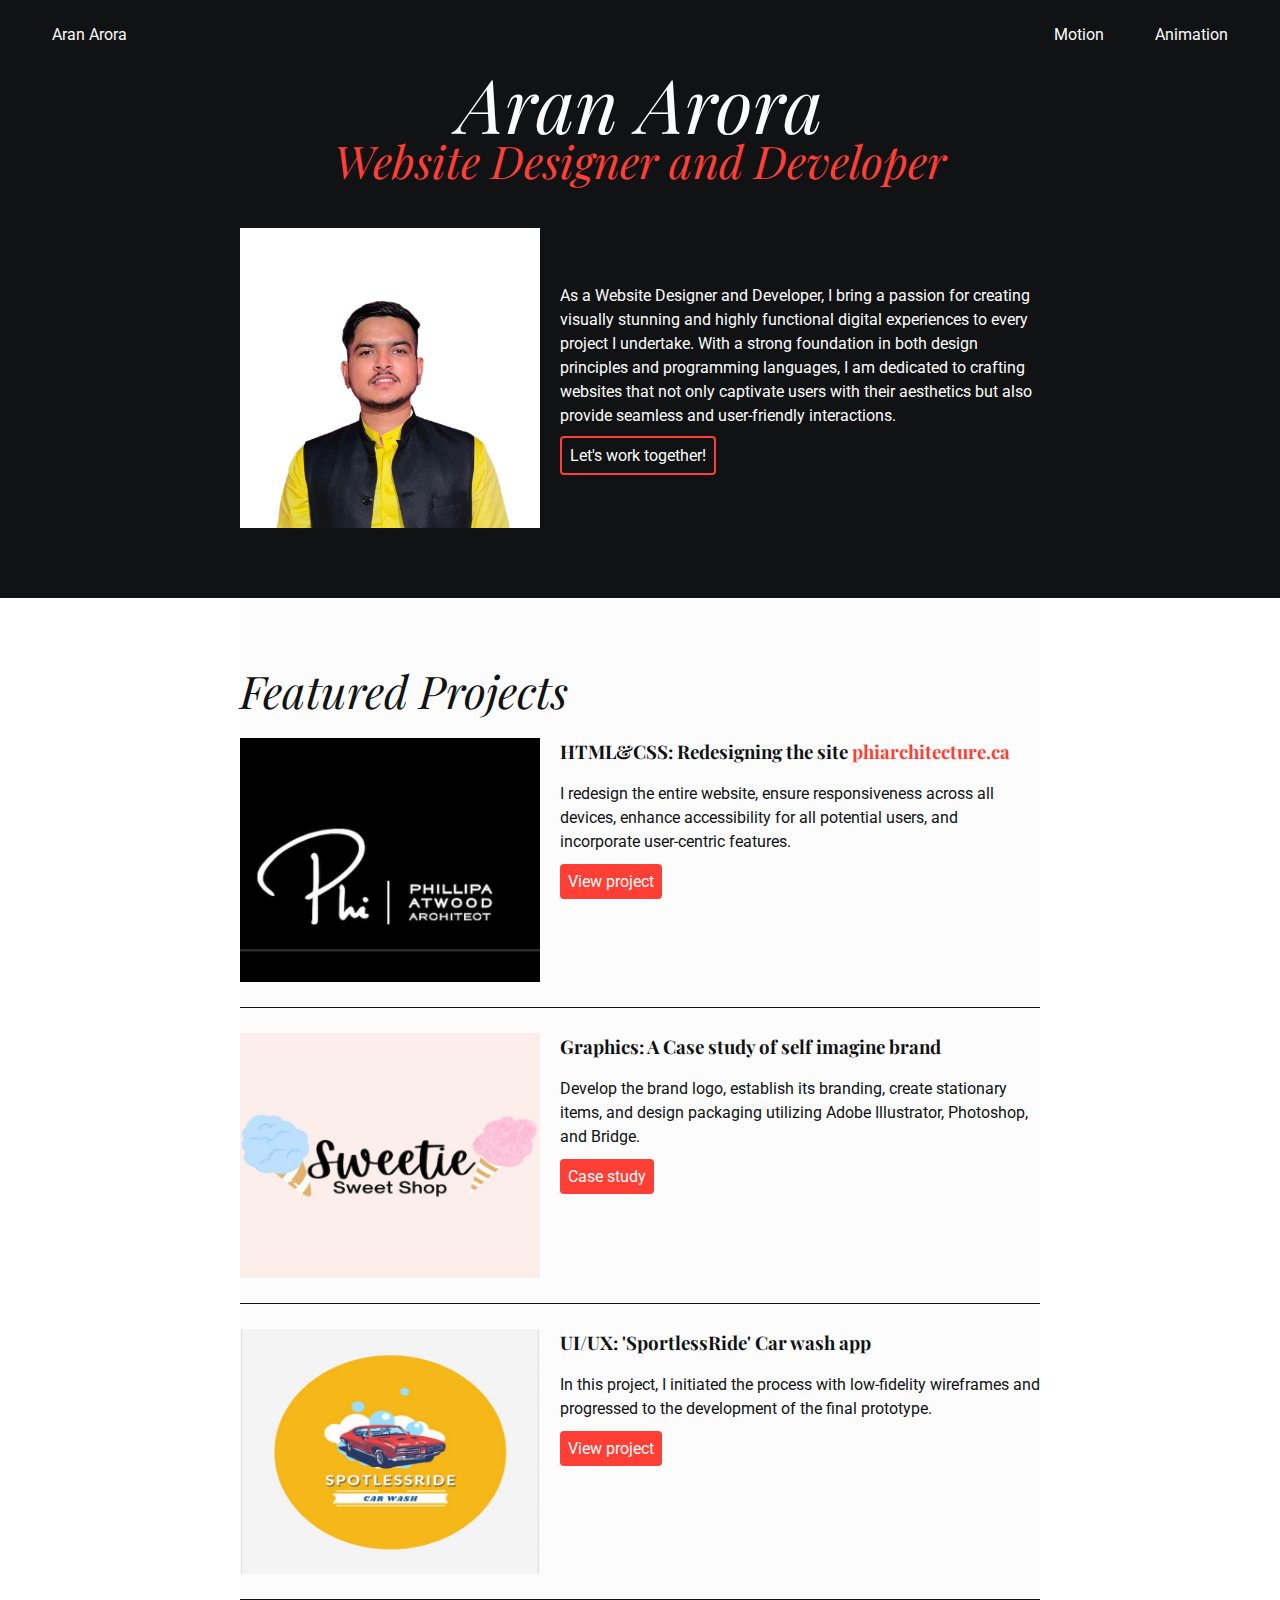
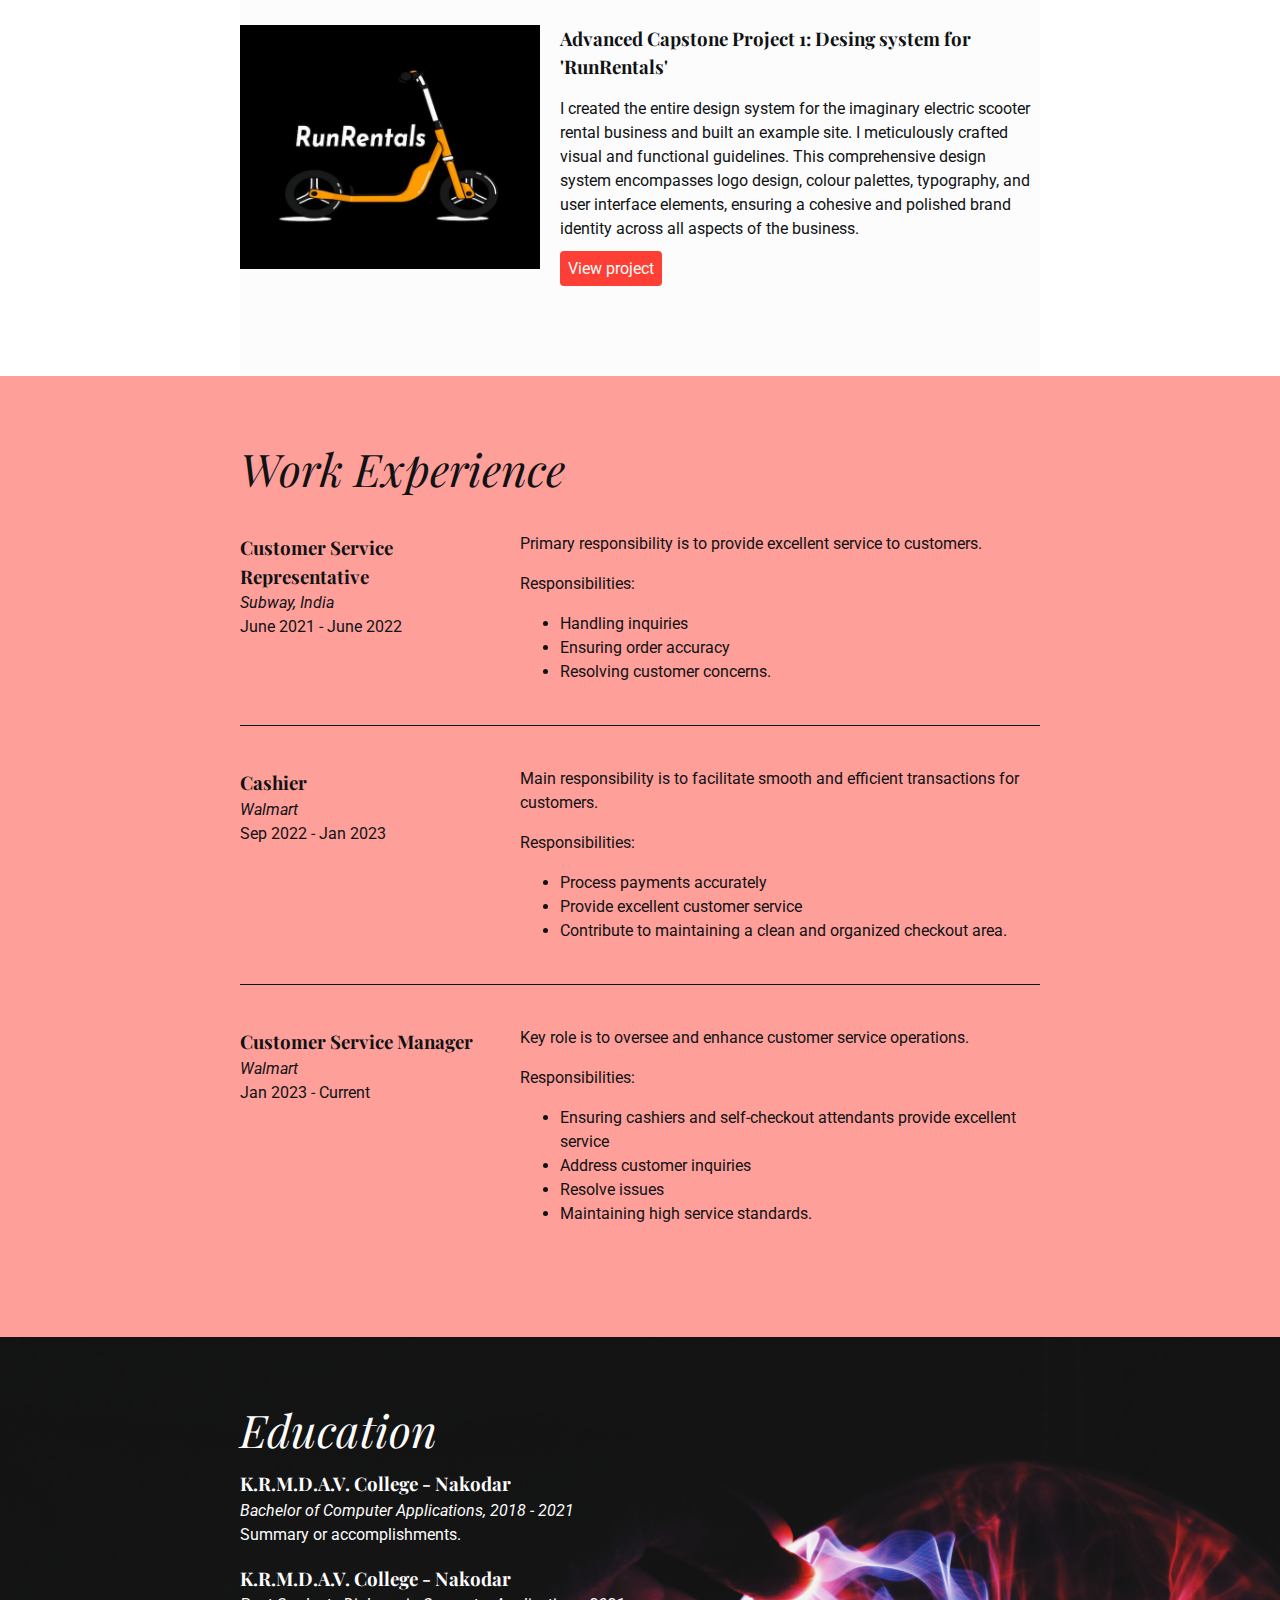
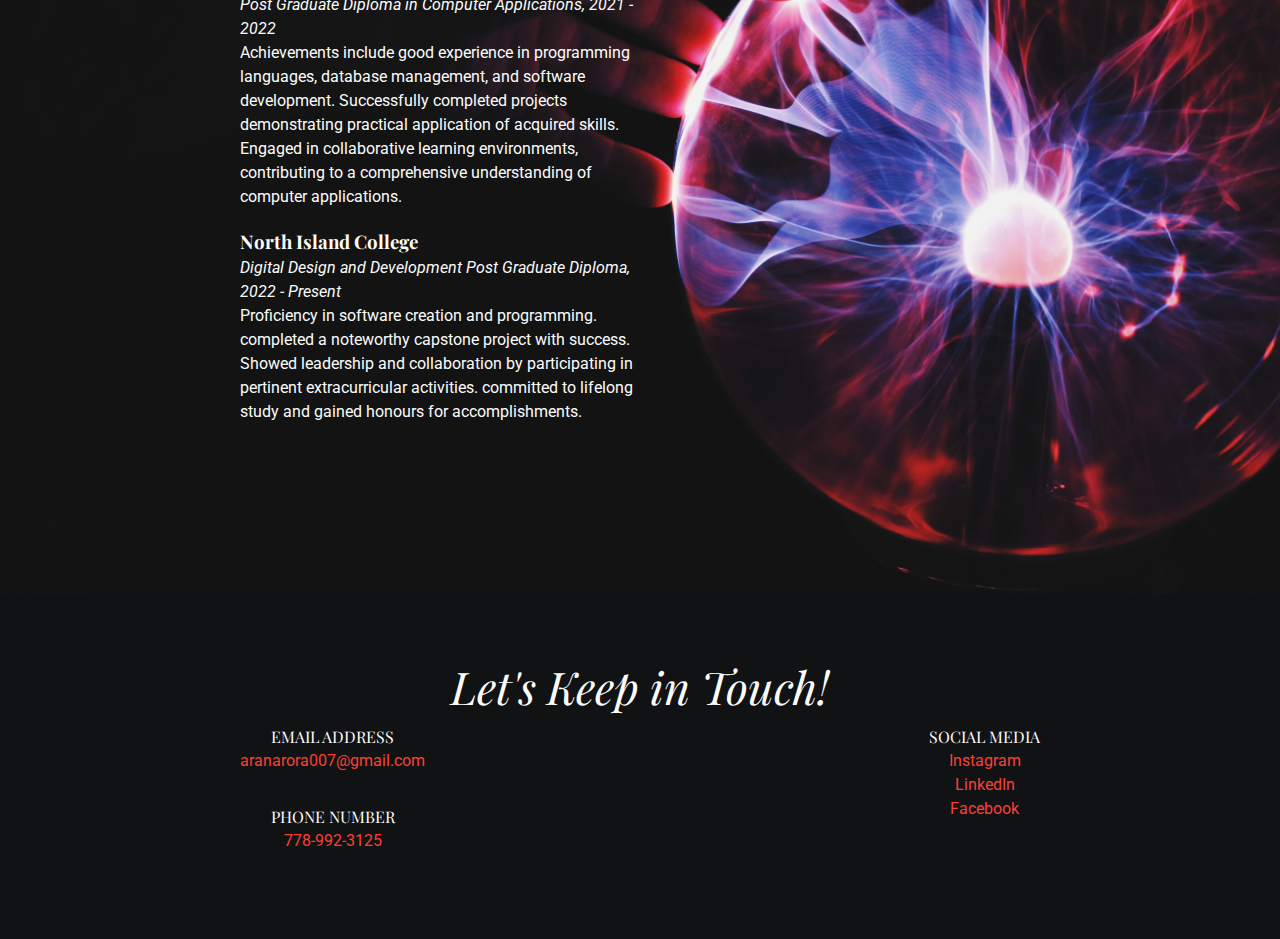
<file: index.html>
<!DOCTYPE html>
<html lang="en">

<head>
    <meta charset="UTF-8">
    <meta name="viewport" content="width=device-width, initial-scale=1.0">
    <title>Aran Arora Portfolio</title>
    <link rel="preconnect" href="https://fonts.googleapis.com">
    <link rel="preconnect" href="https://fonts.gstatic.com" crossorigin>
    <link href="https://fonts.googleapis.com/css2?family=Playfair+Display:ital@0;1&family=Roboto:wght@400;500&display=swap" rel="stylesheet">
    <link rel="stylesheet" href="main.css">

</head>

<body>
    <main>
        <!-- ***********************  ABOUT / PROFILE  *********************** -->
        <header>
            <!-- code taken from https://codepen.io/alvarotrigo/pen/MWEJEWG -->
            <section class="menu">
                <a href="index.html">Aran Arora</a>
                <input id="menu-toggle" type="checkbox" />
                <label class="menu__burger" for="menu-toggle">
                    <mark class="menu__burger--button"></mark>
                </label>
                <ul class="menu__nav-list">
                    <li><a href="motion.html">Motion</a></li>
                    <li><a href="animation.html">Animation</a></li>
                </ul>
            </section>
            <div class="hero-section">

                <h1>Aran Arora</h1>
                <h2>Website Designer and Developer</h2>
                <div class="hero-section__profile-flex">
                    <img src="placeholder-images/aran-profile.png" alt="My profile photo">
                    <div class="hero-section__profile-flex__section">
                        <p>As a Website Designer and Developer, I bring a passion for creating visually stunning and highly functional digital experiences to every project I undertake. With a strong foundation in both design principles and programming languages,
                            I am dedicated to crafting websites that not only captivate users with their aesthetics but also provide seamless and user-friendly interactions.</p>
                        <a class="hero-section__profile-flex__section--btn" href="#openModal-about">Let's work together!</a>
                        <!--modals taken from https://codepen.io/Lightislands/pen/XdYYgb-->
                        <div id="openModal-about" class="hero-section__profile-flex__section__modalDialog">
                            <div class="hero-section__profile-flex__section__modalDialog__form">
                                <a href="#close" title="Close" class="hero-section__profile-flex__section__modalDialog__form--close">X</a>
                                <form>
                                    <h2>Reach Out Form</h2>
                                    <label for="fname">First Name</label>
                                    <input type="text" id="fname" name="firstname" placeholder="Aran">

                                    <label for="lname">Last Name</label>
                                    <input type="text" id="lname" name="lastname" placeholder="Arora">

                                    <label for="email">Email</label>
                                    <input type="text" id="email" name="lastname" placeholder="Aranarora@example.com">

                                    <input type="submit" value="Submit">
                                </form>
                            </div>
                        </div>
                    </div>
                </div>
            </div>
        </header>

        <!-- ********************  PROJECTS / PORTFOLIO  ********************* -->
        <section class="projects" id="projects">
            <div class="projects__wrap">
                <h2>Featured Projects</h2>

                <!-- Copy the whole <section> block to add more projects. -->
                <section class="projects__wrap__item">
                    <img src="placeholder-images/html&css.jpg" alt="The logo phiarchitectur, just title designed in adobe illustrartor">
                    <h3>HTML&CSS: Redesigning the site <a href="https://phiarchitecture.ca/">phiarchitecture.ca</a></h3>
                    <p>I redesign the entire website, ensure responsiveness across all devices, enhance accessibility for all potential users, and incorporate user-centric features.</p>
                    <a class="projects__wrap__item--btn" href="https://github.com/nic-dgl103-f22/assignment-g-cvs1-Aranarora" target="_blank">View project</a>
                </section>
                <section class="projects__wrap__item">
                    <img src="placeholder-images/graphics.jpg" alt="The logo sweety sweey with two cotton candy tittle in between">
                    <h3>Graphics: A Case study of self imagine brand</h3>
                    <p>
                        Develop the brand logo, establish its branding, create stationary items, and design packaging utilizing Adobe Illustrator, Photoshop, and Bridge.</p>
                    <a class="projects__wrap__item--btn" href="https://invis.io/NW13CK67VBJ2" target="_blank">Case study</a>
                </section>
                <section class="projects__wrap__item">
                    <img src="placeholder-images/ui:ux.jpg" alt="Sportless car wash logo, tile on carttonish red car">
                    <h3>UI/UX: 'SportlessRide' Car wash app</h3>
                    <p>In this project, I initiated the process with low-fidelity wireframes and progressed to the development of the final prototype.</p>
                    <a class="projects__wrap__item--btn" href="https://xd.adobe.com/view/6f4f455d-51f0-453e-8687-1927fee29fb9-3a1c/" target="_blank">View project</a>
                </section>
                <section class="projects__wrap__item">
                    <img src="placeholder-images/capstone.jpg" alt="Electric scooter orange and black Adobe illustrate image">
                    <h3>Advanced Capstone Project 1: Desing system for 'RunRentals'</h3>
                    <p>I created the entire design system for the imaginary electric scooter rental business and built an example site. I meticulously crafted visual and functional guidelines. This comprehensive design system encompasses logo design, colour
                        palettes, typography, and user interface elements, ensuring a cohesive and polished brand identity across all aspects of the business.
                    </p>
                    <a class="projects__wrap__item--btn" href="https://aranarora.github.io/Capston-309-DesignSystem/" target="_blank">View project</a>
                </section>
                <!-- End of Project block. -->
            </div>
        </section>

        <!-- ***********************  WORK EXPERIENCE  *********************** -->
        <section class="work" id="work">
            <div class="work__experience-wrap">
                <h2>Work Experience</h2>

                <!-- Copy this whole <section> block to add more jobs. -->
                <section class="work__experience-wrap__job-item">
                    <div class="work__experience-wrap__job-item__job-details">
                        <h3>Customer Service Representative</h3>
                        <p>Subway, India</p>
                        <p>June 2021 - June 2022</p>
                    </div>
                    <div class="work__experience-wrap__job-item__job-summary">
                        <p>Primary responsibility is to provide excellent service to customers.</p>
                        <p>Responsibilities:</p>
                        <ul>
                            <li>Handling inquiries</li>
                            <li>Ensuring order accuracy</li>
                            <li>Resolving customer concerns.</li>
                        </ul>
                    </div>
                </section>
                <section class="work__experience-wrap__job-item">
                    <div class="work__experience-wrap__job-item__job-details">
                        <h3>Cashier</h3>
                        <p>Walmart</p>
                        <p>Sep 2022 - Jan 2023</p>
                    </div>
                    <div class="work__experience-wrap__job-item__job-summary">
                        <p>Main responsibility is to facilitate smooth and efficient transactions for customers.</p>
                        <p>Responsibilities:</p>
                        <ul>
                            <li>Process payments accurately</li>
                            <li>Provide excellent customer service</li>
                            <li>Contribute to maintaining a clean and organized checkout area.</li>
                        </ul>
                    </div>
                </section>
                <section class="work__experience-wrap__job-item">
                    <div class="work__experience-wrap__job-item__job-details">
                        <h3>Customer Service Manager</h3>
                        <p>Walmart</p>
                        <p>Jan 2023 - Current</p>
                    </div>
                    <div class="work__experience-wrap__job-item__job-summary">
                        <p>Key role is to oversee and enhance customer service operations.</p>
                        <p>Responsibilities:</p>
                        <ul>
                            <li>Ensuring cashiers and self-checkout attendants provide excellent service</li>
                            <li>Address customer inquiries</li>
                            <li>Resolve issues</li>
                            <li>Maintaining high service standards.</li>
                        </ul>
                    </div>
                </section>
                <!-- End of Job block. -->
            </div>
        </section>

        <!-- ******************  EDUCATION & CERTIFICATIONS ****************** -->
        <section class="education" id="education">
            <div class="education__wrap">
                <h2>Education</h2>

                <!-- Copy this whole <section> block to add more schools. -->
                <section>
                    <h3>K.R.M.D.A.V. College - Nakodar</h3>
                    <p>Bachelor of Computer Applications, 2018 - 2021</p>
                    <p>Summary or accomplishments.</p>
                </section>
                <section>
                    <h3>K.R.M.D.A.V. College - Nakodar</h3>
                    <p>Post Graduate Diploma in Computer Applications, 2021 - 2022</p>
                    <p>Achievements include good experience in programming languages, database management, and software development. Successfully completed projects demonstrating practical application of acquired skills. Engaged in collaborative learning
                        environments, contributing to a comprehensive understanding of computer applications.</p>
                </section>
                <section>
                    <h3>North Island College</h3>
                    <p>Digital Design and Development Post Graduate Diploma, 2022 - Present</p>
                    <p>Proficiency in software creation and programming. completed a noteworthy capstone project with success. Showed leadership and collaboration by participating in pertinent extracurricular activities. committed to lifelong study and gained
                        honours for accomplishments.</p>
                </section>
                <!-- End of School block. -->
            </div>
        </section>
    </main>

    <!-- *****************  CONTACT INFO / SOCIAL MEDIA  ***************** -->
    <footer>
        <div class="footer" id="contact">
            <h2>Let's Keep in Touch!</h2>

            <!-- Social media and contact links. Add or remove any networks. -->
            <div class="footer__contact-list">
                <div class="direct-contact footer__contact-list__direct-contact">
                    <p>EMAIL ADDRESS</p>
                    <ul>

                        <li><a href="mailto:aranarora007@gmail.com">aranarora007@gmail.com</a></li>
                    </ul>
                    <p>PHONE NUMBER</p>
                    <ul>

                        <li><a href="tel:778-992-3125">778-992-3125</a></li>
                    </ul>
                </div>
                <div class="social-contact footer__contact-lis--social-contact">
                    <p>SOCIAL MEDIA</p>
                    <ul>


                        <li><a href="https://www.instagram.com/aranarora/">Instagram</a></li>
                        <li><a href="https://www.linkedin.com/in/aran-arora-9a561524a/">LinkedIn</a></li>
                        <li><a href="https://www.facebook.com/aran.arora.7/">Facebook</a></li>
                    </ul>

                </div>
            </div>

        </div>
    </footer>

</body>

</html>
</file>
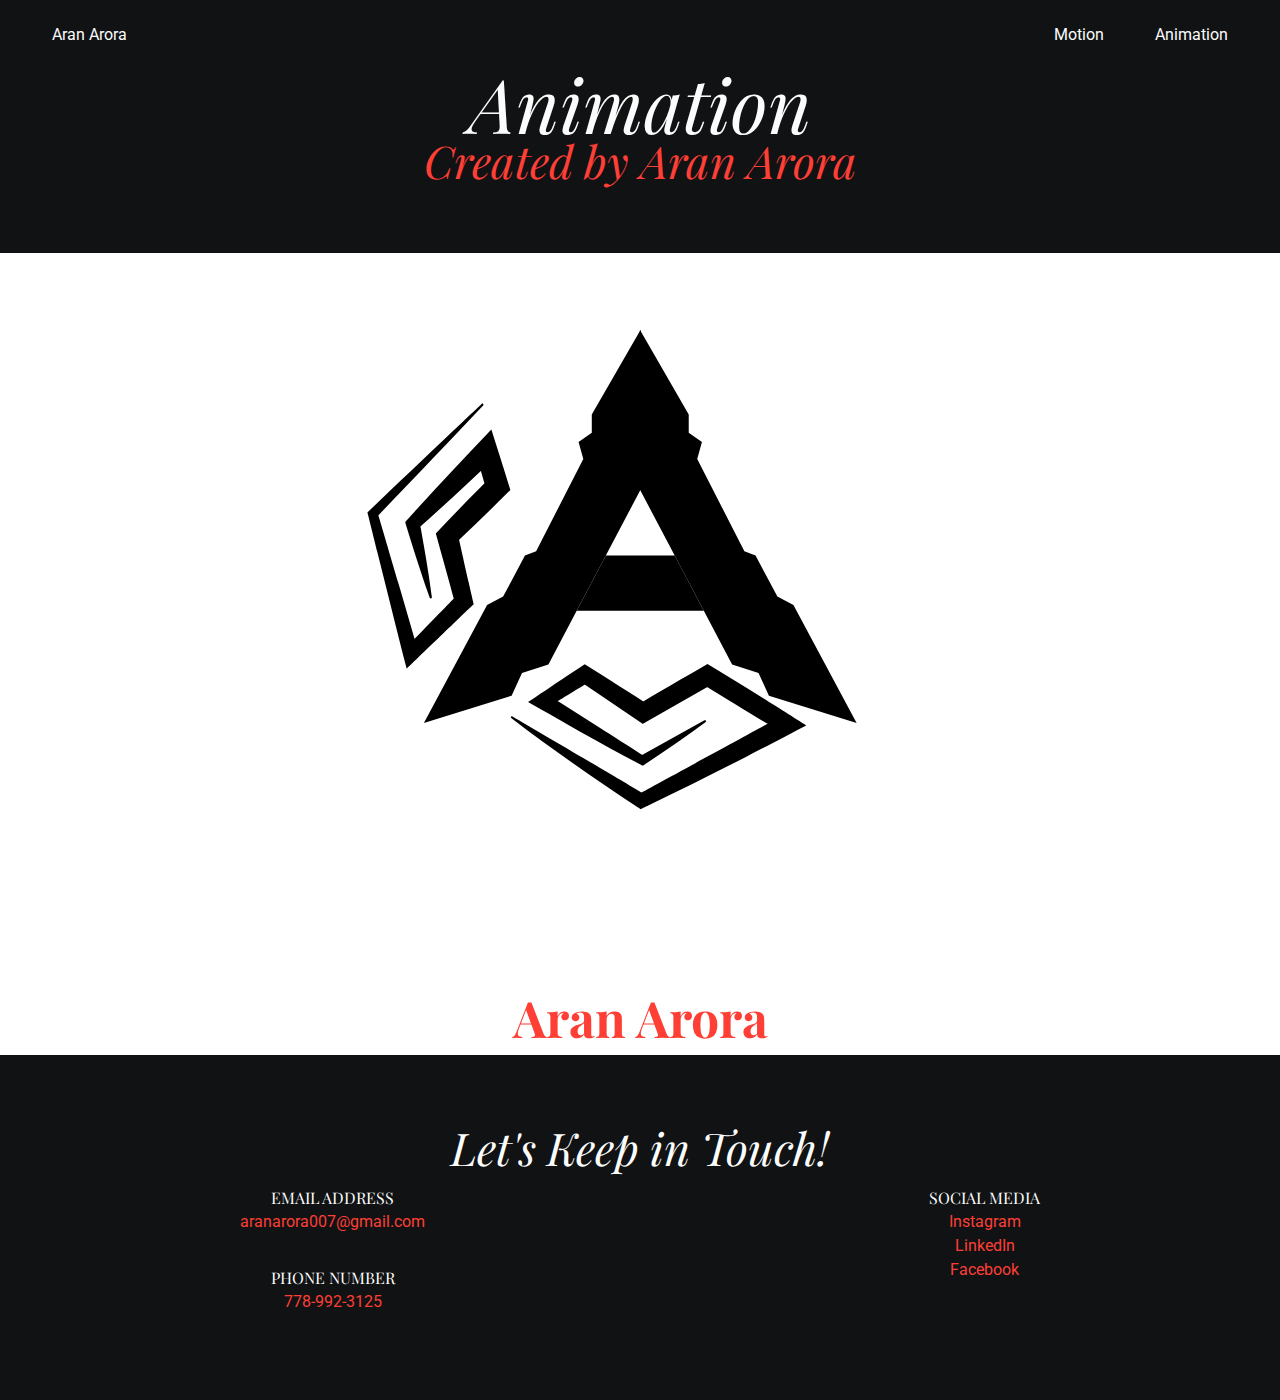
<file: animation.html>
<!DOCTYPE html>
<html lang="en">

<head>
    <meta charset="UTF-8">
    <meta name="viewport" content="width=device-width, initial-scale=1.0">
    <link rel="preconnect" href="https://fonts.googleapis.com">
    <link rel="preconnect" href="https://fonts.gstatic.com" crossorigin>
    <link href="https://fonts.googleapis.com/css2?family=Playfair+Display:ital@0;1&family=Roboto:wght@400;500&display=swap" rel="stylesheet">
    <link rel="stylesheet" href="main.css">
    <title>Animation</title>

</head>

<body>
    <header>
        <!-- code taken from https://codepen.io/alvarotrigo/pen/MWEJEWG -->
        <section class="menu">
            <a href="index.html">Aran Arora</a>
            <input id="menu-toggle" type="checkbox" />
            <label class="menu__burger" for="menu-toggle">
                <mark class="menu__burger--button"></mark>
            </label>
            <ul class="menu__nav-list">
                <li><a href="motion.html">Motion</a></li>
                <li><a href="animation.html">Animation</a></li>
            </ul>
        </section>
        <div class="hero-section">

            <h1>Animation</h1>
            <h2>Created by Aran Arora</h2>

        </div>
    </header>
    <main>
        <div id="initials-animation">
            <!-- Generator: Adobe Illustrator 27.8.1, SVG Export Plug-In . SVG Version: 6.00 Build 0)  -->
            <svg version="1.1" id="Layer_1" xmlns="http://www.w3.org/2000/svg" xmlns:xlink="http://www.w3.org/1999/xlink" x="0px" y="0px" viewBox="0 0 1920 1080" style="enable-background:new 0 0 1920 1080;" xml:space="preserve">
            <g id="cube">
                <g id="cube__left">
                    <path d="M724.73,218.69c-50.02,52.79-109.87,115.44-160.21,167.92c0,0,1.9-7.11,1.9-7.11c7.74,26,23.08,78.41,30.72,104.44
                        c9.15,30.53,21.67,74.28,30.49,104.5c0,0-19.41-5.17-19.41-5.17s77.99-80.46,77.99-80.46l-3.55,12.81
                        c-8.21-30.57-20.43-74.29-28.94-105c19.78-20.72,41.33-43.26,61.55-63.57c6.19-6.25,12.42-12.44,18.67-18.63
                        c0,0-4.34,17.07-4.34,17.07s-3.97-13.64-3.97-13.64c-3.5-12.15-8.15-28.85-11.5-41.04c0,0,27.31,6.93,27.31,6.93
                        c-37.27,35.59-76.14,71.66-114.65,105.96c0,0,2.76-9.82,2.76-9.82c3.3,18.06,6.78,37.86,9.77,56.04
                        c3.08,18.72,5.99,37.49,8.48,56.36c0.12,0.91-0.52,1.74-1.43,1.86c-0.79,0.1-1.52-0.36-1.78-1.08
                        c-9.56-26.6-18.43-54.12-26.91-81.09c-3.34-10.69-6.66-21.49-9.9-32.22c2.79-3.08,14.32-15.97,17.34-19.31
                        c36.19-40.16,74.58-80.56,111.92-119.67c9.28,29.15,19.73,61.46,28.43,90.67c-26.81,27.09-55.27,54.63-83.02,80.8
                        c0,0,4.17-15.02,4.17-15.02c3.59,16.05,12.98,57.87,16.5,73.42c1.14,5.02,6.33,27.34,7.42,32.11c0,0-5.32,5.14-5.32,5.14
                        c-9.77,9.5-87.43,84.37-95.16,91.88c-14.29-55.82-30.58-121.42-44.68-177.58c0,0-13.13-52.82-13.13-52.82s-1.06-4.28-1.06-4.28
                        s2.96-2.83,2.96-2.83c37.37-35.7,88.56-84.46,126.07-120.01c0,0,42.16-39.87,42.16-39.87c0.66-0.63,1.71-0.6,2.33,0.07
                        C725.34,217.06,725.33,218.06,724.73,218.69L724.73,218.69z"/>
                </g>
                <g id="cube__right">
                    <path d="M1230.81,315.64c30.39,22.47,60.22,46.12,89.57,69.9c0,0,4.72,3.86,4.72,3.86s-1.2,7.76-1.2,7.76
                        c-5.88,38.97-12.25,77.86-19.15,116.65c-3.81,22.21-9.52,52.25-13.71,74.64c0,0-28.75-25.12-28.75-25.12
                        c-11.63-10.17-29.3-25.53-40.68-35.68c0,0-9.37-8.31-9.37-8.31c5.36-28.34,11.49-60.74,17.22-89.03
                        c1.68-8.35,3.29-16.72,5.02-25.06l7.37,24.35c-26.76-24.91-61.45-57.56-87.63-82.63c7.13-33.84,15.33-71.02,22.99-104.73
                        c4.11-17.92,13.27-57.44,17.44-75.61c21.62,21.37,51.1,49.53,72.34,70.82c41.71,41.09,83.57,83.94,124.08,126.19
                        c-21.05,79.89-43.61,160.42-69.77,238.79c0,0-0.49,1.43-0.49,1.43l-2.75-0.59c0,0,0.31-1.47,0.31-1.47
                        c13.89-67.27,34.94-166.73,49.05-233.07c0,0,0.7,2.25,0.7,2.25s-160.35-151.05-160.35-151.05s4.67-1.44,4.67-1.44
                        c-4.37,20.24-15.15,70.51-19.34,89.99c0,0-6.51,29.98-6.51,29.98s-0.85-2.77-0.85-2.77l76,73.18l1.13,1.09l-0.34,1.52
                        l-22.33,99.76c0,0-0.75-2.44-0.75-2.44l39.22,37.22c0,0-4.14,1.25-4.14,1.25l17.64-76.65c4.36-19.12,13.28-57.54,17.74-76.63
                        c0,0,0.61,2,0.61,2l-81.78-78.15c0,0-1.08-1.04-1.08-1.04s1.92-2.03,1.92-2.03S1230.81,315.64,1230.81,315.64L1230.81,315.64z"/>
                </g>
                <g id="cube__top">
                    <path d="M1057.69,703.63c-28.13,20.81-59.75,42.42-88.86,62.04c0,0-5.16,3.49-5.16,3.49l-7.08-3.81
                        c-28.12-14.96-57.56-31.01-85.39-46.61c-23.29-12.95-56.32-31.99-79.59-45.14c12.65-8.49,38.64-25.88,51.1-34.24
                        c10.71-7.3,23.01-15.33,33.94-22.47c30.73,19.18,71.01,44.79,101.74,64.61c0,0-27.36-0.99-27.36-0.99
                        c32.77-19.44,77.02-45.28,109.78-64.1c27.73,16.81,58.04,35.5,85.52,52.67c14.61,9.17,47.75,30.13,62.6,39.47
                        c-26.17,13.56-63.03,33.31-89.08,46.49c-48.38,24.94-99.68,50.46-148.69,73.96c0,0-10.66,5.15-10.66,5.15s-8.43-5.52-8.43-5.52
                        c-30.47-20.18-63.53-42.81-93.59-63.84c-30.88-21.71-61.8-43.93-91.7-67.02c0,0-1.19-0.93-1.19-0.93s1.43-2.41,1.43-2.41
                        c34.67,20.4,114.05,66.86,147.5,86.72c0,0,48.65,28.8,48.65,28.8l-2.38-0.05c0,0,194.29-105.91,194.29-105.91
                        s-0.13,4.88-0.13,4.88c-28.62-17.23-67.95-41.53-96.04-58.6c0,0,3.03,0.04,3.03,0.04l-96.67,55.09c0,0-1.5,0.86-1.5,0.86
                        l-1.42-0.96l-86.92-58.73l2.79,0.06c0,0-45.15,27.61-45.15,27.61s0.03-4.21,0.03-4.21l65.52,41.69
                        c16.36,10.36,49.16,31.34,65.46,41.79c0,0-2.13-0.06-2.13-0.06l94.27-52.45c0,0,1.31-0.73,1.31-0.73s1.37,2.44,1.37,2.44
                        S1057.69,703.63,1057.69,703.63L1057.69,703.63z"/>
                </g>
            </g>
            <g id="A-symbol">
                <polygon id="A-symbol__left" points="960.94,115 887.68,242.34 887.68,269.44 867.87,283.37 874.95,308.84 804.2,447.49 787.41,453.86 
                    754.68,515.41 730.63,528.14 635.83,705 767.42,663.97 782.98,630.01 822.6,617.28 865.04,536.63 960.94,354.81 	"/>
                <polygon id="A-symbol__right" points="959.84,115 1033.1,242.34 1033.1,269.44 1052.91,283.37 1045.83,308.84 1116.57,447.49 
                    1133.36,453.86 1166.09,515.41 1190.15,528.14 1284.94,705 1153.36,663.97 1137.8,630.01 1098.18,617.28 1055.74,536.63 
                    959.84,354.81 	"/>
                <polygon id="A-symbol__middle" points="1012.08,453.86 908.7,453.86 865.04,536.63 1055.74,536.63 	"/>
            </g>
            </svg>


        </div>
        <h3 class="animation-text">Aran Arora</h3>
    </main>
    <!-- *****************  CONTACT INFO / SOCIAL MEDIA  ***************** -->
    <footer>
        <div class="footer" id="contact">
            <h2>Let's Keep in Touch!</h2>
    
            <!-- Social media and contact links. Add or remove any networks. -->
            <div class="footer__contact-list">
                <div class="direct-contact footer__contact-list__direct-contact">
                    <p>EMAIL ADDRESS</p>
                    <ul>
    
                        <li><a href="mailto:aranarora007@gmail.com">aranarora007@gmail.com</a></li>
                    </ul>
                    <p>PHONE NUMBER</p>
                    <ul>
    
                        <li><a href="tel:778-992-3125">778-992-3125</a></li>
                    </ul>
                </div>
                <div class="social-contact footer__contact-lis--social-contact">
                    <p>SOCIAL MEDIA</p>
                    <ul>
    
    
                        <li><a href="https://www.instagram.com/aranarora/">Instagram</a></li>
                        <li><a href="https://www.linkedin.com/in/aran-arora-9a561524a/">LinkedIn</a></li>
                        <li><a href="https://www.facebook.com/aran.arora.7/">Facebook</a></li>
                    </ul>
    
                </div>
            </div>
    
        </div>
    </footer>

</body>

</html>
</file>
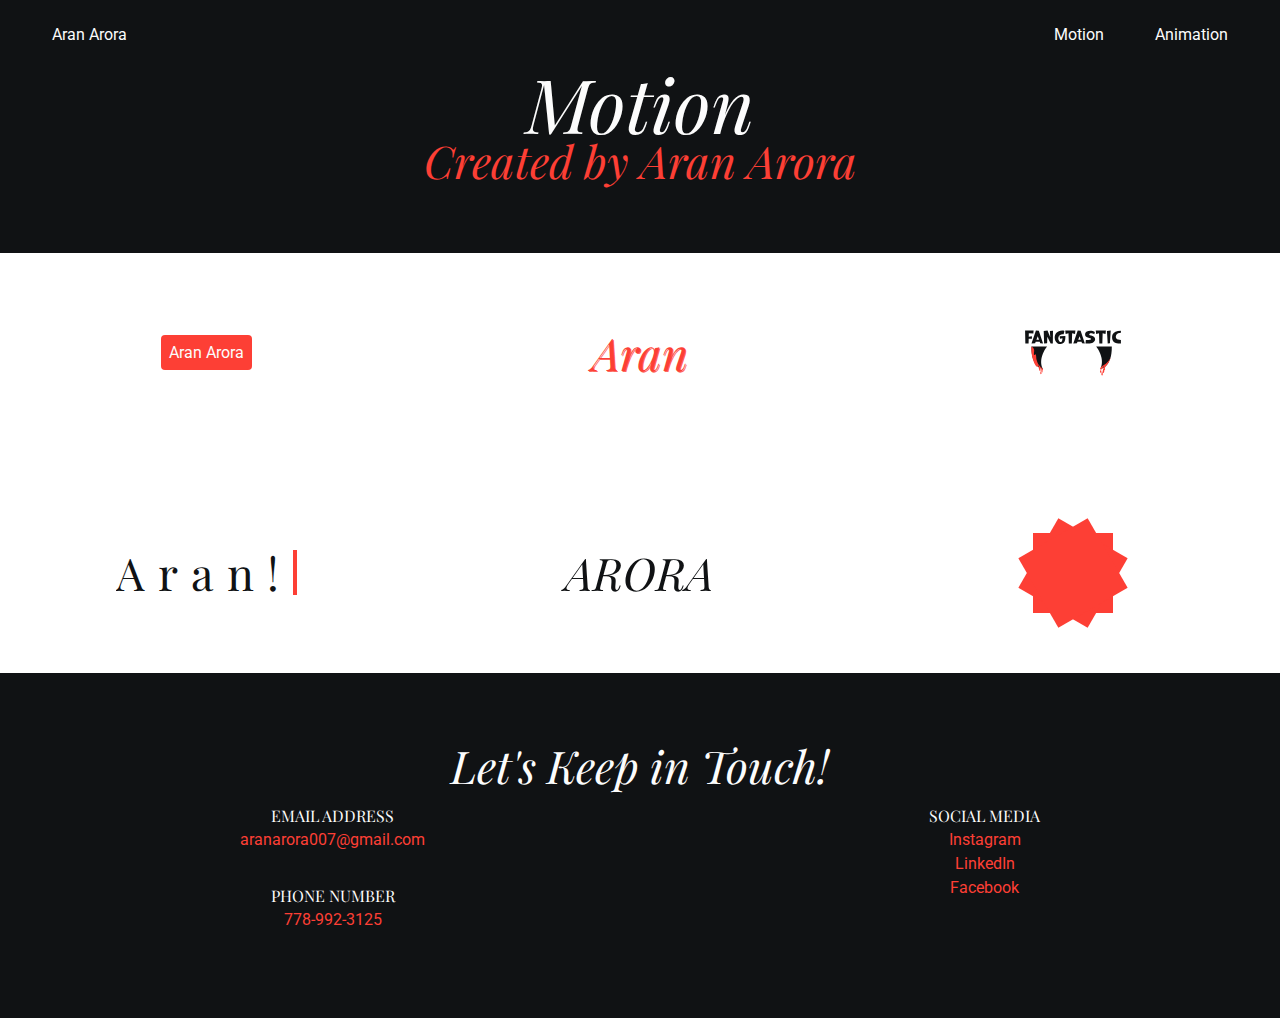
<file: motion.html>
<!DOCTYPE html>
<html lang="en">

<head>
    <meta charset="UTF-8">
    <meta name="viewport" content="width=device-width, initial-scale=1.0">
    <link rel="preconnect" href="https://fonts.googleapis.com">
    <link rel="preconnect" href="https://fonts.gstatic.com" crossorigin>
    <link href="https://fonts.googleapis.com/css2?family=Playfair+Display:ital@0;1&family=Roboto:wght@400;500&display=swap" rel="stylesheet">
    <link rel="stylesheet" href="main.css">
    <title>Motion</title>

</head>

<body>
    <header>
        <!-- code taken from https://codepen.io/alvarotrigo/pen/MWEJEWG -->
        <section class="menu">
            <a href="index.html">Aran Arora</a>
            <input id="menu-toggle" type="checkbox" />
            <label class="menu__burger" for="menu-toggle">
                <mark class="menu__burger--button"></mark>
            </label>
            <ul class="menu__nav-list">
                <li><a href="motion.html">Motion</a></li>
                <li><a href="animation.html">Animation</a></li>
            </ul>
        </section>
        <div class="hero-section">

            <h1>Motion</h1>
            <h2>Created by Aran Arora</h2>

        </div>
    </header>
    <main>
        <div class="grid-container content-wrap">
            <!-- Items in the grid -->
            <div class="grid-container__item"><button class="grid-container__item__btn">Aran Arora</button></div>
            <div class="grid-container__item">
                <h2 class="grid-container__item__heading">Aran</h2>
            </div>
            <!-- SVG image taken from https://freesvgdesigns.com/halloween-fangtastic-free-svg-cut-files-2617/  -->
            <div class="grid-container__item"><img class="grid-container__item__img" src="placeholder-images/fangtasticcopy.svg" alt="Fangtastic written down with fangs in blood"></div>
            <div class="grid-container__item">
                <h2 class="grid-container__item__phrase">Aran!</h2>
            </div>
            <div class="grid-container__item">
                <h2 class="grid-container__item__3d"><span>A</span><span>R</span><span>O</span><span>R</span><span>A</span></h2>
            </div>
            <div class="grid-container__item">
                <div class="grid-container__item__pointburts"></div>
            </div>
        </div>
    </main>
    <!-- *****************  CONTACT INFO / SOCIAL MEDIA  ***************** -->
    <footer>
        <div class="footer" id="contact">
            <h2>Let's Keep in Touch!</h2>
    
            <!-- Social media and contact links. Add or remove any networks. -->
            <div class="footer__contact-list">
                <div class="direct-contact footer__contact-list__direct-contact">
                    <p>EMAIL ADDRESS</p>
                    <ul>
    
                        <li><a href="mailto:aranarora007@gmail.com">aranarora007@gmail.com</a></li>
                    </ul>
                    <p>PHONE NUMBER</p>
                    <ul>
    
                        <li><a href="tel:778-992-3125">778-992-3125</a></li>
                    </ul>
                </div>
                <div class="social-contact footer__contact-lis--social-contact">
                    <p>SOCIAL MEDIA</p>
                    <ul>
    
    
                        <li><a href="https://www.instagram.com/aranarora/">Instagram</a></li>
                        <li><a href="https://www.linkedin.com/in/aran-arora-9a561524a/">LinkedIn</a></li>
                        <li><a href="https://www.facebook.com/aran.arora.7/">Facebook</a></li>
                    </ul>
    
                </div>
            </div>
    
        </div>
    </footer>

</body>

</html>
</file>
<file: main.css>
/* 
Menu for Styling
1-0 Configuration
1-1 Global
1-2 Navigation
1-3 Header
1-4 Footer

2-0 Home page
2-1 Profile
2-2 Project
2-3 Work Experience
2-4 Education

3-0 Motion page 
3-1 Keyframes
3-2 First cell
3-3 Second cell
3-4 Third cell
3-5 Fourth cell
3-6 Fifth cell
3-7 Sixth cell

4-0 Animation 
4-1 Keyframes
4-2 Variables
4-3 A-symbol items animation properties
4-4 cube item animation properties
4-5 heading text animation

5-0 Responsive @media screen and (min-width:750px)
5-1 Global
5-2 Navigation
5-3 Footer
5-4-0 Home Profile
5-4-1 Home Projects
5-4-2 Home Work
5-5 Motion Grid

Help taken from external sources 
6-1 Add css from codepen https://codepen.io/alvarotrigo/pen/MWEJEWG
6-2 Add modal css from https://codepen.io/Lightislands/pen/XdYYgb 
6-3 https://www.w3schools.com/howto/tryit.asp?filename=tryhow_css_stacked_form
6-4 The shape taken from: https://css-tricks.com/the-shapes-of-css/
*/
/* 1-0 Configuration */
/* 1-0 Configuration */
/* COLOR PALETTE */
/* https://coolors.co/f7fff7-343434-2f3061-ffe66d-a1c6d7 */
/* #FCFCFC - off white */
/* #101214 - dark black */
/* #FD3F35 - vermilion color */
/* 1-1 Global */
/* 1-1 Global */
html {
  box-sizing: border-box;
}

*,
*:before,
*:after {
  box-sizing: inherit;
}

body {
  color: #101214;
  margin: 0%;
  padding: 0%;
  font-family: "Roboto", sans-serif;
  font-size: 16px;
  line-height: 1.5;
}

a {
  color: #fcfcfc;
  text-decoration: none;
}

a:hover {
  text-decoration: none;
}

h1 {
  font-size: 75px;
  line-height: 0.9;
  margin-bottom: 20px;
}

h2 {
  font-size: 45px;
  line-height: 1;
}

h1,
h2 {
  font-family: "Playfair Display", serif;
  font-style: italic;
  font-weight: 400;
  margin: 0;
}

h3 {
  font-family: "Playfair Display", serif;
  margin-bottom: 0;
}

/* 1-3 Navigation */
/* 1-2 Navigation */
/* 6-1 Add css from codepen https://codepen.io/alvarotrigo/pen/MWEJEWG */
.menu {
  position: fixed;
  display: flex;
  justify-content: space-between;
  align-items: center;
  top: 0;
  width: 100%;
  background-color: #101214;
  color: #fcfcfc;
  height: 70px;
  padding: 1em 2em 1em 2em;
  z-index: 1;
}
.menu a {
  padding: 10px 20px;
  display: inline;
  white-space: nowrap;
}
.menu a:hover, .menu__nav-list a:hover {
  background-color: #fd3f35;
}
.menu a:active, .menu__nav-list a:active {
  background: rgba(253, 63, 53, 0.3);
}
.menu__burger {
  display: flex;
  height: 100%;
  width: 30px;
  cursor: pointer;
  flex-direction: column;
  justify-content: center;
  align-items: center;
}
#menu-toggle:checked + .menu__burger .menu__burger--button {
  background: rgba(255, 255, 255, 0);
}
.menu__burger--button, .menu__burger--button::before, .menu__burger--button::after {
  display: block;
  background-color: #fcfcfc;
  position: absolute;
  height: 4px;
  width: 30px;
  transition: transform 400ms cubic-bezier(0.23, 1, 0.32, 1);
  border-radius: 2px;
}
.menu__burger--button::before {
  content: "";
  margin-top: -8px;
}
#menu-toggle:checked + .menu__burger .menu__burger--button::before {
  margin-top: 0px;
  transform: rotate(405deg);
}
.menu__burger--button::after {
  content: "";
  margin-top: 8px;
}
#menu-toggle:checked + .menu__burger .menu__burger--button::after {
  margin-top: 0px;
  transform: rotate(-405deg);
}
.menu__nav-list {
  display: flex;
  list-style-type: none;
  position: absolute;
  top: 0;
  margin-top: 70px;
  padding: 0%;
  left: 0;
  flex-direction: column;
  width: 100%;
  justify-content: center;
  align-items: center;
}
.menu__nav-list li a {
  display: block;
  text-align: center;
  padding: 15px;
}
.menu__nav-list > li {
  padding: 5px;
  overflow: hidden;
  display: flex;
  justify-content: center;
  margin: 0;
  padding: 0.5em 0;
  width: 100%;
  color: #fcfcfc;
  background-color: #101214;
}
.menu__nav-list > li:not(:last-child) {
  border-bottom: 1px solid #fcfcfc;
}
#menu-toggle ~ .menu__nav-list li {
  height: 0;
  margin: 0;
  padding: 0;
  border: 0;
  transition: height 400ms cubic-bezier(0.23, 1, 0.32, 1);
}
#menu-toggle:checked ~ .menu__nav-list {
  padding-bottom: 100vh;
  background-color: #101214;
}
#menu-toggle:checked ~ .menu__nav-list li {
  border: 1px solid #fcfcfc;
  height: 100%;
  width: 100%;
  display: block;
  padding: 0;
  transition: height 400ms cubic-bezier(0.23, 1, 0.32, 1);
}
.menu #menu-toggle {
  display: none;
}

/* 1-3 Header */
/* 1-3 Header */
header {
  background: #101214;
  color: #fcfcfc;
}
header h1,
header h2 {
  text-align: center;
}
header h2 {
  color: #fd3f35;
}

/* 1-3 Footer */
/* 1-4 Footer */
footer {
  background: #101214;
}

.footer {
  max-width: 800px;
  width: 85%;
  margin: 0 auto;
  padding: 70px 0px;
  color: #fcfcfc;
  text-align: center;
}
.footer a {
  padding: 5px 0px;
  color: #fd3f35;
}
.footer a:hover {
  padding: 5px 0px;
  color: rgba(253, 63, 53, 0.8);
}
.footer a:active {
  padding: 5px 0px;
  color: rgba(253, 63, 53, 0.3);
}
.footer p {
  font-family: "Playfair Display", serif;
  margin-bottom: 0;
}
.footer__contact-list ul {
  margin-top: 0px;
  list-style-type: none;
  padding: 0;
}
.footer__contact-list a {
  margin-top: 0px;
  list-style-type: none;
  padding: 0;
}

/* 2-0 Home page */
/* 2-0 Home page */
.hero-section {
  max-width: 800px;
  width: 85%;
  margin: 0 auto;
  padding: 70px 0px;
  /* 2-1 Profile */
}
.hero-section__profile-flex img {
  display: block;
  margin: 0 auto;
  margin-top: 20px;
  width: 300px;
}
.hero-section__profile-flex__section {
  margin: auto;
  /* 6-2 Add modal css from https://codepen.io/Lightislands/pen/XdYYgb */
}
.hero-section__profile-flex__section--btn {
  color: #fcfcfc;
  border: 2px solid #fd3f35;
  text-decoration: none;
  padding: 8px;
  border-radius: 4px;
}
.hero-section__profile-flex__section--btn:hover {
  background: rgba(253, 63, 53, 0.9);
}
.hero-section__profile-flex__section--btn :active {
  background: rgba(253, 63, 53, 0.3);
}
.hero-section__profile-flex__section__modalDialog {
  position: fixed;
  top: 0;
  right: 0;
  bottom: 0;
  left: 0;
  background: rgba(0, 0, 0, 0.8);
  z-index: 99999;
  opacity: 0;
  transition: opacity 100ms ease-in;
  pointer-events: none;
  /* 6-3 https://www.w3schools.com/howto/tryit.asp?filename=tryhow_css_stacked_form */
}
.hero-section__profile-flex__section__modalDialog h2 {
  margin-bottom: 20px;
}
.hero-section__profile-flex__section__modalDialog:target {
  opacity: 1;
  pointer-events: auto;
}
.hero-section__profile-flex__section__modalDialog > .hero-section__profile-flex__section__modalDialog__form {
  max-width: 800px;
  width: 90%;
  position: relative;
  margin: 10% auto;
  padding: 60px;
  border-radius: 3px;
  background: #101214;
}
.hero-section__profile-flex__section__modalDialog__form .hero-section__profile-flex__section__modalDialog__form--close {
  font-family: Arial, Helvetica, sans-serif;
  background: #fd3f35;
  color: #fcfcfc;
  line-height: 25px;
  position: absolute;
  right: -12px;
  text-align: center;
  top: -10px;
  width: 34px;
  height: 34px;
  text-decoration: none;
  font-weight: bold;
  border-radius: 50%;
  box-shadow: 1px 1px 3px #101214;
  padding-top: 5px;
}
.hero-section__profile-flex__section__modalDialog__form .hero-section__profile-flex__section__modalDialog__form--close:hover {
  background: #fd3f35;
}
.hero-section__profile-flex__section__modalDialog input[type=text], .hero-section__profile-flex__section__modalDialog select {
  width: 100%;
  padding: 12px 20px;
  margin: 8px 0;
  display: block;
  border: 1px solid #fcfcfc;
  border-radius: 4px;
  box-sizing: border-box;
}
.hero-section__profile-flex__section__modalDialog input[type=submit] {
  width: 100%;
  background-color: #fd3f35;
  color: #fcfcfc;
  padding: 14px 20px;
  margin: 28px 0;
  border: none;
  border-radius: 4px;
  cursor: pointer;
}
.hero-section__profile-flex__section__modalDialog input[type=submit]:hover {
  background-color: rgba(253, 63, 53, 0.8);
}

/* 2-2 Project */
.projects {
  max-width: 800px;
  width: 85%;
  margin: 0 auto;
  padding: 70px 0px;
  background: #fcfcfc;
}
.projects__wrap__item {
  overflow: hidden;
}
.projects__wrap__item h3 {
  margin-top: 0;
}
.projects__wrap__item h3 a {
  color: #fd3f35;
}
.projects__wrap__item h3 a:hover {
  color: rgba(253, 63, 53, 0.8);
}
.projects__wrap__item h3 a:active {
  color: rgba(253, 63, 53, 0.3);
}
.projects__wrap__item img {
  width: 300px;
}
.projects__wrap__item--btn {
  color: #fcfcfc;
  background: #fd3f35;
  text-decoration: none;
  padding: 8px;
  border-radius: 4px;
}
.projects__wrap__item--btn:hover {
  color: #fcfcfc;
  background: rgba(253, 63, 53, 0.8);
}
.projects__wrap > .projects__wrap__item {
  border-bottom: 1px solid #101214;
  padding: 25px 0;
}
.projects__wrap > .projects__wrap__item:last-of-type {
  border-bottom: none;
}

/* 2-3 Work Experience */
.work {
  background: rgba(253, 63, 53, 0.5);
}
.work__experience-wrap, .education__wrap {
  max-width: 800px;
  width: 85%;
  margin: 0 auto;
  padding: 70px 0px;
}
.work__experience-wrap h3 + p, .education__wrap h3 + p {
  font-style: italic;
}
.work__experience-wrap h3 ~ p, .education__wrap h3 ~ p {
  margin: 0;
}
.work__experience-wrap > .work__experience-wrap__job-item, .education__wrap > .work__experience-wrap__job-item {
  border-bottom: 1px solid #101214;
  padding: 25px 0;
}
.work__experience-wrap > .work__experience-wrap__job-item:last-of-type, .education__wrap > .work__experience-wrap__job-item:last-of-type {
  border-bottom: none;
}

/* 2-4 Education */
.education {
  color: #fcfcfc;
  background-image: url(placeholder-images/ramon-salinero-vEE00Hx5d0Q-unsplash.jpg);
  background-size: cover;
  background-position: top right;
  padding-bottom: 100px;
}
.education p {
  width: 50%;
  font-size: medium;
}
/* 3-0 Motion page */
/* 3-0 Motion page */
/* 3-1 Keyframes */
@keyframes scaleInOut {
  0% {
    transform: scale(1.5);
  }
  75% {
    transform: scale(0.5);
  }
  100% {
    transform: scale(1);
  }
}
@keyframes move {
  0% {
    transform: translateX(0px);
  }
  50% {
    transform: translateX(40px);
  }
  100% {
    transform: translateX(-40px);
  }
}
@keyframes typing {
  0% {
    width: 0px;
  }
  100% {
    width: 40%;
  }
}
@keyframes blinking {
  0%, 100% {
    border-color: transparent;
  }
  50% {
    border-color: #fd3f35;
  }
}
@keyframes flipup {
  from {
    transform: rotateX(90deg);
  }
  to {
    transform: rotateX(0deg);
  }
}
@keyframes flipdown {
  to {
    transform: rotateX(-360deg);
  }
}
@keyframes rotation {
  0% {
    transform: rotate(0deg);
  }
  100% {
    transform: rotate(360deg);
  }
}
.hero-section {
  max-width: 800px;
  width: 85%;
  margin: 0 auto;
  padding: 70px 0px;
}

.grid-container__item {
  display: flex;
  align-items: center;
  justify-content: center;
  height: 200px;
  /* 3-2 First cell */
  /* 3-3 Second cell */
  /* 3-4 Third cell */
  /* 3-5 Fourth cell */
  /* 3-6 Fifth cell */
  /* 3-7 Sixth cell */
  /* 6-4 The shape taken from: https://css-tricks.com/the-shapes-of-css/ */
}
.grid-container__item__btn {
  font-family: "Roboto", sans-serif;
  font-size: 16px;
  color: #fcfcfc;
  background: #fd3f35;
  text-decoration: none;
  padding: 8px;
  border-radius: 4px;
  border: none;
  transition: transform 0.5s 0.1s ease-in-out, background 0.4s 0.2s ease-out, border-radius 0.3s 0.3s ease-in;
}
.grid-container__item__btn:hover {
  transform: scale(1.5);
  background: rgba(253, 63, 53, 0.8);
  border-radius: 8px;
}
.grid-container__item__heading {
  color: #fd3f35;
  text-shadow: 1px 1px 0 rgba(253, 63, 53, 0.8);
  animation-name: scaleInOut;
  animation-duration: 3s;
  animation-delay: 1s;
  animation-fill-mode: backwards;
}
.grid-container__item__img:hover {
  animation-name: move;
  animation-duration: 2s;
  animation-iteration-count: infinite;
  animation-fill-mode: backwards;
  animation-direction: alternate;
  animation-timing-function: cubic-bezier(0.83, 0, 0.17, 1);
}
.grid-container__item__phrase {
  font-style: normal;
  animation: typing 2s steps(5), blinking 0.5s steps(1) infinite;
  overflow: hidden;
  border-right: 0.1em solid #fd3f35;
  letter-spacing: 0.3em;
}
.grid-container__item__3d {
  margin: 0;
  perspective: 1000px;
  transform-style: preserve-3d;
}
.grid-container__item__3d span {
  display: inline-block;
  animation: flipup 1s cubic-bezier(0.85, 1.2, 0.9, 1.8) both, flipdown 2s cubic-bezier(0.85, 1.2, 0.9, 1.8) 2s forwards;
  transform-origin: 50% 100%;
}
.grid-container__item__3d span:nth-child(2) {
  animation-delay: 0.2s, 2.2s;
}
.grid-container__item__3d span:nth-child(3) {
  animation-delay: 0.4s, 2.4s;
}
.grid-container__item__3d span:nth-child(4) {
  animation-delay: 0.6s, 2.6s;
}
.grid-container__item__3d span:nth-child(5) {
  animation-delay: 0.8s, 2.8s;
}
.grid-container__item__pointburts {
  background: #fd3f35;
  width: 80px;
  height: 80px;
  position: relative;
  text-align: center;
  animation: rotation 3s infinite cubic-bezier(0.68, -0.55, 0.27, 1.55);
}
.grid-container__item__pointburts:before, .grid-container__item__pointburts:after {
  content: "";
  position: absolute;
  top: 0;
  left: 0;
  height: 80px;
  width: 80px;
  background: #fd3f35;
}
.grid-container__item__pointburts:before {
  transform: rotate(30deg);
}
.grid-container__item__pointburts:after {
  transform: rotate(60deg);
}

/* 4-0 Animation */
/* 4-0 Animation */
/* 4-1 Keyframes */
@keyframes fill {
  from {
    fill: white;
  }
  to {
    fill: var(--red);
  }
}
@keyframes cube-1 {
  from {
    offset-distance: var(--fromto);
    transform: scale(var(--scale));
  }
  to {
    offset-distance: var(--tofrom);
  }
}
@keyframes bouncefadein {
  0% {
    transform: translateY(0);
  }
  20% {
    opacity: 0;
    transform: translateY(-20px);
  }
  100% {
    opacity: 1;
    transform: translateY(0px);
  }
}
@keyframes wiggle {
  30% {
    transform: scale(var(--scale));
  }
  40%, 60% {
    transform: rotate(var(--minusdeg)) scale(var(--scale));
  }
  50% {
    transform: rotate(var(--adddeg)) scale(var(--scale));
  }
  70% {
    transform: rotate(var(--deg)) scale(var(--scale));
  }
  100% {
    transform: scale(var(--original));
    font-style: italic;
    font-weight: var(--weight);
  }
}
/* 4-2 Variables */
:root {
  --red: #fd3f35;
  --fade: rgba(253, 63, 53, 80%);
  --morefade: rgba(253, 63, 53, 30%);
  --scale: 0.1;
  --fromto: 0%;
  --tofrom: 0%;
  --original: 1;
  --duration: 5s;
  --weight: 700;
  --minusdeg: -20deg;
  --adddeg: 20deg;
  --deg: 0;
}

.hero-section {
  max-width: 800px;
  width: 85%;
  margin: 0 auto;
  padding: 70px 0px;
}

/* 4-3 cube item animation properties */
#cube__right {
  --fromto: 0%;
  --tofrom: 100%;
  --scale: 0.8;
  --red: rgba(253, 63, 53, 80%);
  offset-path: path("M 10,100 A 50,10 0 1,1 0,0");
  animation: cube-1 var(--duration) 0s cubic-bezier(0.62, 0.49, 0, 1.04) infinite, fill 1s both;
}
#cube__left {
  --fromto: 100%;
  --tofrom: 0%;
  --scale: 0.1;
  --red: rgba(253, 63, 53, 80%);
  offset-path: path("M 0,10 A 50,10 0 1,1 0,100");
  animation: cube-1 var(--duration) 0s cubic-bezier(0.62, 0.49, 0, 1.04) infinite, fill 1s both;
}
#cube__top {
  --fromto: 100%;
  --tofrom: 0%;
  --scale: 0.6;
  --red: rgba(253, 63, 53, 80%);
  offset-path: path("M 0.50,0 A 150,10 0 1,1 0,40 ");
  animation: cube-1 var(--duration) 0s cubic-bezier(0.62, 0.49, 0, 1.04) infinite, fill 1s both;
}

/* 4-4 A-symbol items animation properties */
#A-symbol__left {
  animation: bouncefadein var(--duration) 0.2s cubic-bezier(0.36, 0.44, 0, 1.04) infinite, fill 1s both;
}
#A-symbol__right {
  animation: bouncefadein var(--duration) 0.4s cubic-bezier(0.36, 0.44, 0, 1.04) infinite, fill 1s both;
}
#A-symbol__middle {
  animation: bouncefadein var(--duration) 0.6s cubic-bezier(0.36, 0.44, 0, 1.04) infinite, fill 1s both;
}

/* 4-5 Text animation */
.animation-text {
  font-size: 50px;
  margin-top: 0%;
  color: var(--red);
  font-style: normal;
  text-align: center;
  animation: wiggle var(--duration) infinite linear;
  --scale: 1.2;
}

/* 5-0 Responsive */
@media screen and (min-width: 768px) {
  /* 5-1 Global
  h1 {
  font-size: 100px;
  line-height: 1;
  }
  /* 5-2 Navigation */
  .menu__nav-list {
    position: relative;
    flex-direction: row;
    justify-content: flex-end;
    margin: 0;
    max-width: 750px;
    width: 85%;
  }
  .menu__nav-list > li {
    padding: 0;
    width: 15%;
  }
  .menu__nav-list li a {
    padding: 10px 20px;
  }
  #menu-toggle ~ .menu__nav-list li {
    height: 100%;
  }
  #menu-toggle:checked ~ .menu__nav-list li {
    all: unset;
  }
  #menu-toggle:checked ~ .menu__nav-list {
    padding-bottom: 0vh;
  }
  .menu__burger {
    display: none;
  }
  /* 5-3 Footer */
  .footer__contact-list {
    display: flex;
    justify-content: space-between;
  }
  .footer__contact-list__direct-contact {
    display: flex;
    flex-direction: column;
  }
  /* 5-2-0 Home Profile */
  .hero-section__profile-flex {
    display: flex;
    padding-top: 25px;
  }
  .hero-section__profile-flex img {
    margin-right: 20px;
  }
  /* 5-4-1 Home Projects */
  .projects__wrap__item img {
    float: left;
    margin-right: 20px;
  }
  /* 5-4-2 Home Work */
  .work__experience-wrap__job-item {
    display: grid;
    grid-template-columns: 1fr 2fr;
    -moz-column-gap: 20px;
         column-gap: 20px;
  }
  /* 5-5 Motion Grid */
  .grid-container {
    display: grid;
    grid-template-columns: repeat(3, 1fr);
    /* 3 columns for large screens */
    grid-gap: 20px;
  }
}/*# sourceMappingURL=main.css.map */
</file>
